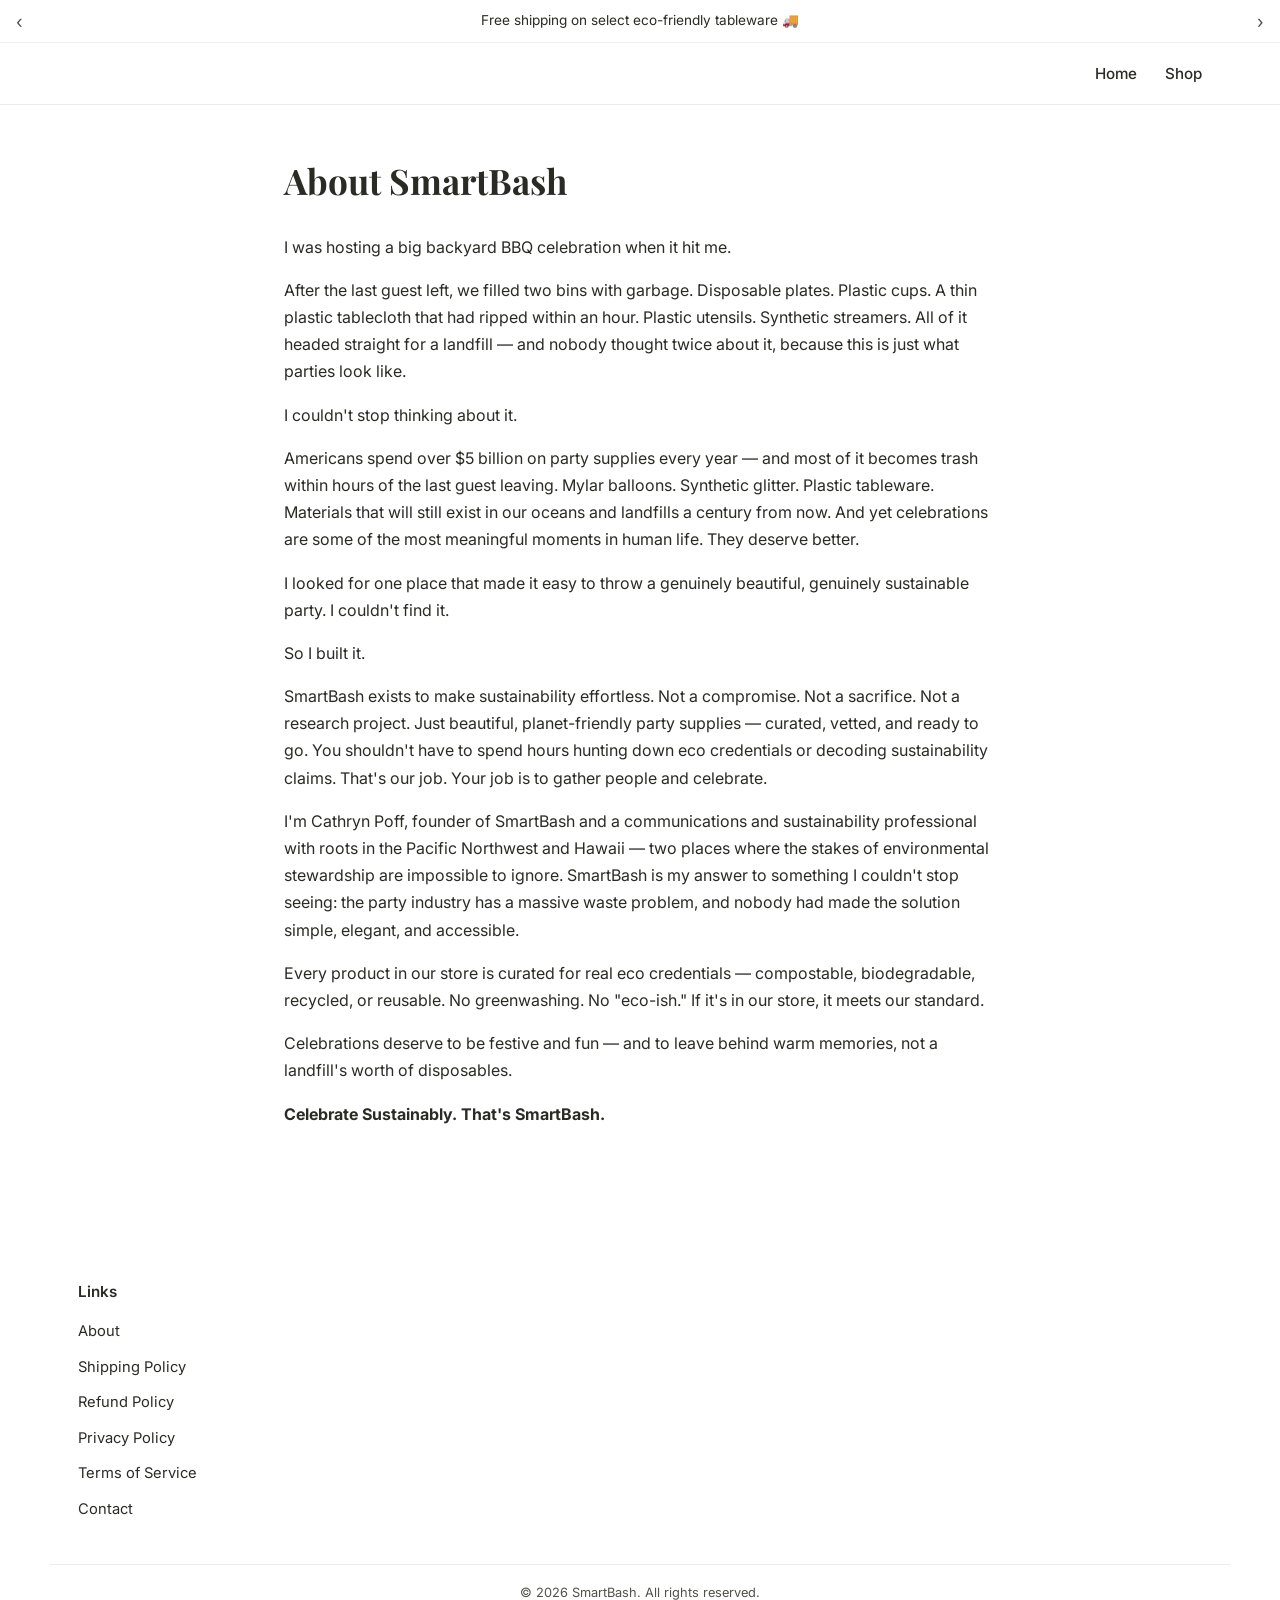
<file: about.html>
<!DOCTYPE html>
<html lang="en">
<head>
<meta charset="UTF-8">
<meta name="viewport" content="width=device-width, initial-scale=1.0">
<title>About — SmartBash</title>
<meta name="description" content="About SmartBash — why we exist and what we stand for.">
<link rel="preconnect" href="https://fonts.googleapis.com">
<link rel="preconnect" href="https://fonts.gstatic.com" crossorigin>
<link href="https://fonts.googleapis.com/css2?family=Playfair+Display:wght@400;500;600;700&family=Inter:wght@400;500;600;700&display=swap" rel="stylesheet">
<link rel="stylesheet" href="style.css">
<style>
.policy-wrap { max-width: 760px; margin: 0 auto; padding: 3rem 1.5rem 5rem; }
.policy-wrap h1 { font-family: 'Playfair Display', serif; font-size: 2.2rem; margin-bottom: 1.5rem; }
.policy-wrap h2 { font-family: 'Playfair Display', serif; font-size: 1.25rem; margin: 2rem 0 0.5rem; }
.policy-wrap p { line-height: 1.7; margin-bottom: 1rem; }
.policy-wrap a { color: inherit; text-decoration: underline; }
.contact-form { display: flex; flex-direction: column; gap: 0.75rem; max-width: 420px; margin-top: 1.5rem; }
.contact-form input, .contact-form textarea { padding: 0.7rem 0.9rem; border: 1px solid #d8d4cc; border-radius: 8px; font-family: inherit; font-size: 0.95rem; }
.contact-form button { padding: 0.7rem 0.9rem; border: none; border-radius: 8px; background: #1a3a0f; color: #fff; font-weight: 600; cursor: pointer; width: fit-content; }
</style>
</head>
<body>

<div class="announce-bar">
  <span class="arrow">&lsaquo;</span>
  <span>Free shipping on select eco-friendly tableware 🚚</span>
  <span class="arrow">&rsaquo;</span>
</div>

<nav>
  <div class="wrap">
    <a href="index.html" class="logo"></a>
    <ul class="nav-links">
      <li><a href="index.html">Home</a></li>
      <li><a href="category.html?cat=all">Shop</a></li>
    </ul>
  </div>
</nav>

<div class="wrap policy-wrap">

<h1>About SmartBash</h1>
<p>I was hosting a big backyard BBQ celebration when it hit me.</p>
<p>After the last guest left, we filled two bins with garbage. Disposable plates. Plastic cups. A thin plastic tablecloth that had ripped within an hour. Plastic utensils. Synthetic streamers. All of it headed straight for a landfill &mdash; and nobody thought twice about it, because this is just what parties look like.</p>
<p>I couldn't stop thinking about it.</p>
<p>Americans spend over $5 billion on party supplies every year &mdash; and most of it becomes trash within hours of the last guest leaving. Mylar balloons. Synthetic glitter. Plastic tableware. Materials that will still exist in our oceans and landfills a century from now. And yet celebrations are some of the most meaningful moments in human life. They deserve better.</p>
<p>I looked for one place that made it easy to throw a genuinely beautiful, genuinely sustainable party. I couldn't find it.</p>
<p>So I built it.</p>
<p>SmartBash exists to make sustainability effortless. Not a compromise. Not a sacrifice. Not a research project. Just beautiful, planet-friendly party supplies &mdash; curated, vetted, and ready to go. You shouldn't have to spend hours hunting down eco credentials or decoding sustainability claims. That's our job. Your job is to gather people and celebrate.</p>
<p>I'm Cathryn Poff, founder of SmartBash and a communications and sustainability professional with roots in the Pacific Northwest and Hawaii &mdash; two places where the stakes of environmental stewardship are impossible to ignore. SmartBash is my answer to something I couldn't stop seeing: the party industry has a massive waste problem, and nobody had made the solution simple, elegant, and accessible.</p>
<p>Every product in our store is curated for real eco credentials &mdash; compostable, biodegradable, recycled, or reusable. No greenwashing. No "eco-ish." If it's in our store, it meets our standard.</p>
<p>Celebrations deserve to be festive and fun &mdash; and to leave behind warm memories, not a landfill's worth of disposables.</p>
<p><strong>Celebrate Sustainably. That's SmartBash.</strong></p>

</div>

<footer id="contact">
  <div class="wrap footer-grid">
    <div class="footer-links">
      <h4>Links</h4>
      <ul>
        <li><a href="about.html">About</a></li>
        <li><a href="shipping-policy.html">Shipping Policy</a></li>
        <li><a href="refund-policy.html">Refund Policy</a></li>
        <li><a href="privacy-policy.html">Privacy Policy</a></li>
        <li><a href="terms-of-service.html">Terms of Service</a></li>
        <li><a href="contact.html">Contact</a></li>
      </ul>
    </div>
  </div>
  <div class="wrap footer-bottom">
    &copy; 2026 SmartBash. All rights reserved.
  </div>
</footer>

</body>
</html>
</file>
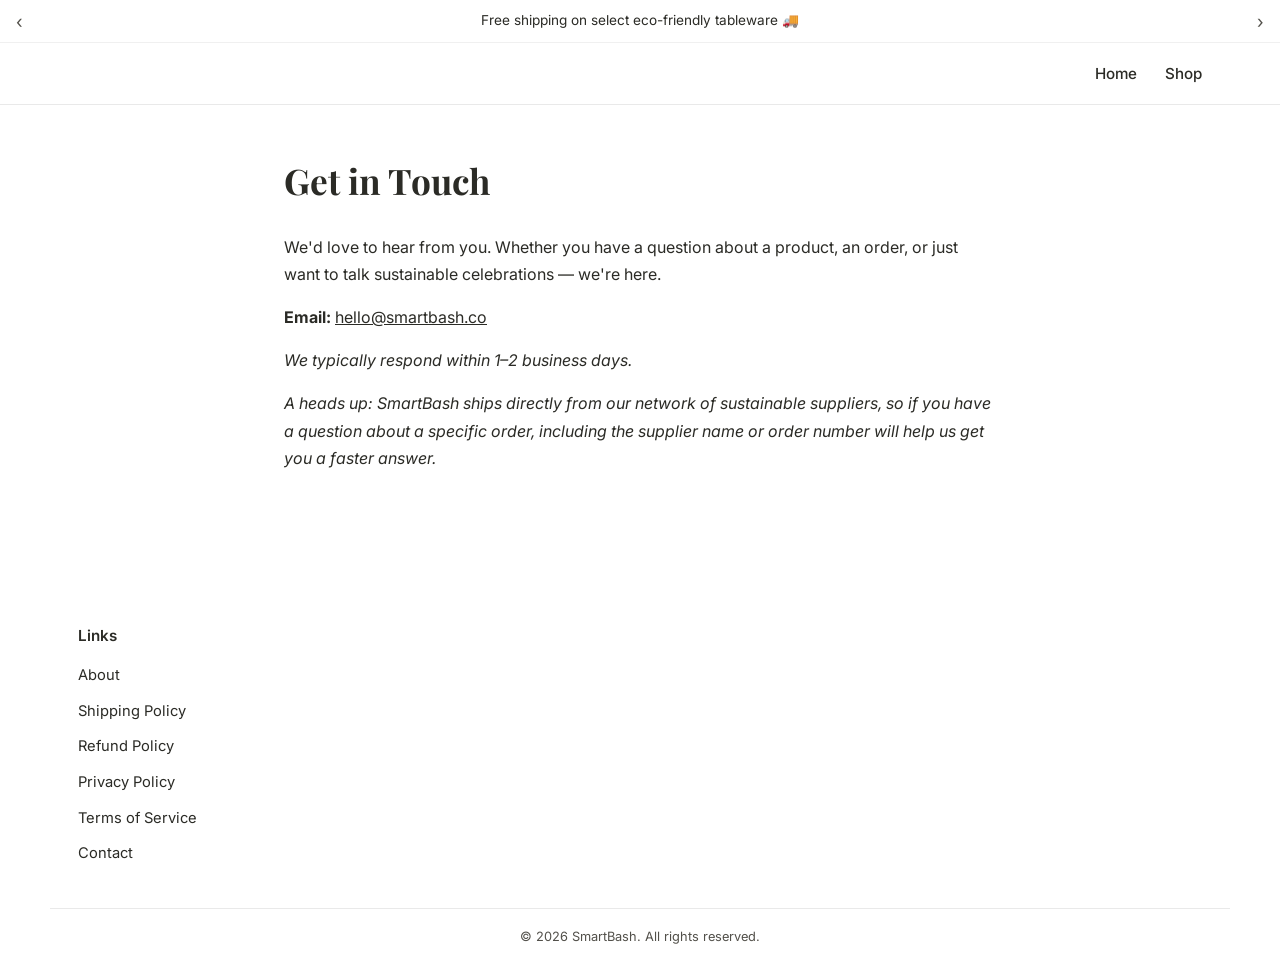
<file: contact.html>
<!DOCTYPE html>
<html lang="en">
<head>
<meta charset="UTF-8">
<meta name="viewport" content="width=device-width, initial-scale=1.0">
<title>Contact — SmartBash</title>
<meta name="description" content="Get in touch with the SmartBash team.">
<link rel="preconnect" href="https://fonts.googleapis.com">
<link rel="preconnect" href="https://fonts.gstatic.com" crossorigin>
<link href="https://fonts.googleapis.com/css2?family=Playfair+Display:wght@400;500;600;700&family=Inter:wght@400;500;600;700&display=swap" rel="stylesheet">
<link rel="stylesheet" href="style.css">
<style>
.policy-wrap { max-width: 760px; margin: 0 auto; padding: 3rem 1.5rem 5rem; }
.policy-wrap h1 { font-family: 'Playfair Display', serif; font-size: 2.2rem; margin-bottom: 1.5rem; }
.policy-wrap h2 { font-family: 'Playfair Display', serif; font-size: 1.25rem; margin: 2rem 0 0.5rem; }
.policy-wrap p { line-height: 1.7; margin-bottom: 1rem; }
.policy-wrap a { color: inherit; text-decoration: underline; }
.contact-form { display: flex; flex-direction: column; gap: 0.75rem; max-width: 420px; margin-top: 1.5rem; }
.contact-form input, .contact-form textarea { padding: 0.7rem 0.9rem; border: 1px solid #d8d4cc; border-radius: 8px; font-family: inherit; font-size: 0.95rem; }
.contact-form button { padding: 0.7rem 0.9rem; border: none; border-radius: 8px; background: #1a3a0f; color: #fff; font-weight: 600; cursor: pointer; width: fit-content; }
</style>
</head>
<body>

<div class="announce-bar">
  <span class="arrow">&lsaquo;</span>
  <span>Free shipping on select eco-friendly tableware 🚚</span>
  <span class="arrow">&rsaquo;</span>
</div>

<nav>
  <div class="wrap">
    <a href="index.html" class="logo"></a>
    <ul class="nav-links">
      <li><a href="index.html">Home</a></li>
      <li><a href="category.html?cat=all">Shop</a></li>
    </ul>
  </div>
</nav>

<div class="wrap policy-wrap">

<h1>Get in Touch</h1>
<p>We'd love to hear from you. Whether you have a question about a product, an order, or just want to talk sustainable celebrations &mdash; we're here.</p>
<p><strong>Email:</strong> <a href="mailto:hello@smartbash.co">hello@smartbash.co</a></p>
<p><em>We typically respond within 1&ndash;2 business days.</em></p>
<p><em>A heads up: SmartBash ships directly from our network of sustainable suppliers, so if you have a question about a specific order, including the supplier name or order number will help us get you a faster answer.</em></p>

</div>

<footer id="contact">
  <div class="wrap footer-grid">
    <div class="footer-links">
      <h4>Links</h4>
      <ul>
        <li><a href="about.html">About</a></li>
        <li><a href="shipping-policy.html">Shipping Policy</a></li>
        <li><a href="refund-policy.html">Refund Policy</a></li>
        <li><a href="privacy-policy.html">Privacy Policy</a></li>
        <li><a href="terms-of-service.html">Terms of Service</a></li>
        <li><a href="contact.html">Contact</a></li>
      </ul>
    </div>
  </div>
  <div class="wrap footer-bottom">
    &copy; 2026 SmartBash. All rights reserved.
  </div>
</footer>

</body>
</html>
</file>
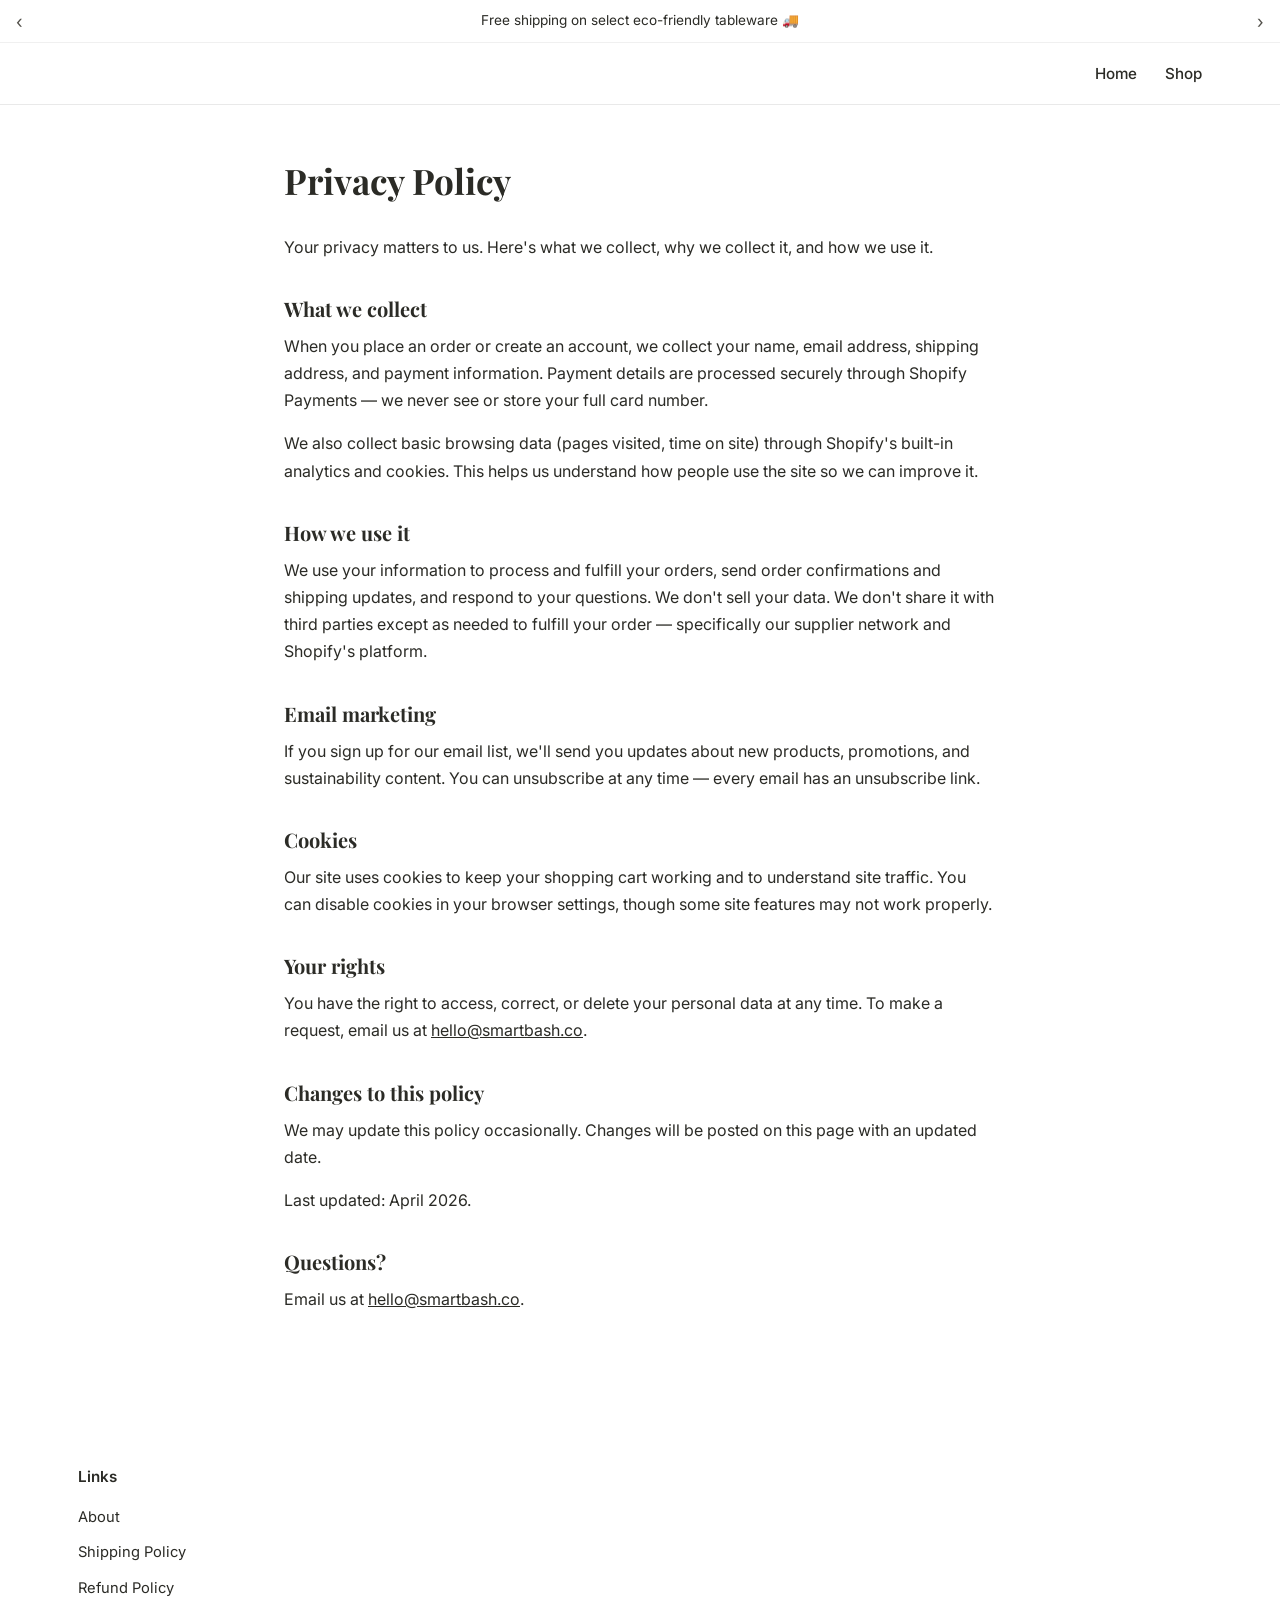
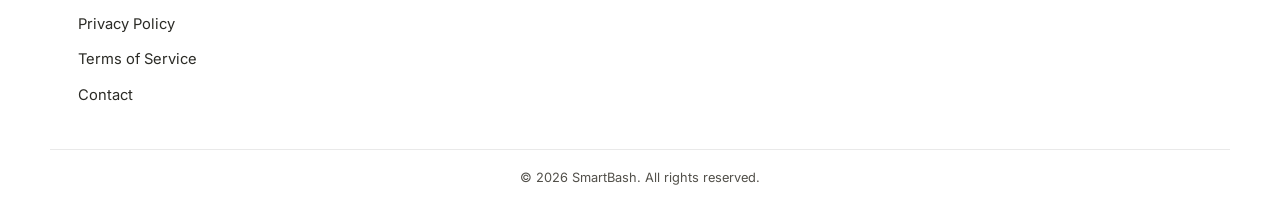
<file: privacy-policy.html>
<!DOCTYPE html>
<html lang="en">
<head>
<meta charset="UTF-8">
<meta name="viewport" content="width=device-width, initial-scale=1.0">
<title>Privacy Policy — SmartBash</title>
<meta name="description" content="SmartBash privacy policy — what we collect and how we use it.">
<link rel="preconnect" href="https://fonts.googleapis.com">
<link rel="preconnect" href="https://fonts.gstatic.com" crossorigin>
<link href="https://fonts.googleapis.com/css2?family=Playfair+Display:wght@400;500;600;700&family=Inter:wght@400;500;600;700&display=swap" rel="stylesheet">
<link rel="stylesheet" href="style.css">
<style>
.policy-wrap { max-width: 760px; margin: 0 auto; padding: 3rem 1.5rem 5rem; }
.policy-wrap h1 { font-family: 'Playfair Display', serif; font-size: 2.2rem; margin-bottom: 1.5rem; }
.policy-wrap h2 { font-family: 'Playfair Display', serif; font-size: 1.25rem; margin: 2rem 0 0.5rem; }
.policy-wrap p { line-height: 1.7; margin-bottom: 1rem; }
.policy-wrap a { color: inherit; text-decoration: underline; }
.contact-form { display: flex; flex-direction: column; gap: 0.75rem; max-width: 420px; margin-top: 1.5rem; }
.contact-form input, .contact-form textarea { padding: 0.7rem 0.9rem; border: 1px solid #d8d4cc; border-radius: 8px; font-family: inherit; font-size: 0.95rem; }
.contact-form button { padding: 0.7rem 0.9rem; border: none; border-radius: 8px; background: #1a3a0f; color: #fff; font-weight: 600; cursor: pointer; width: fit-content; }
</style>
</head>
<body>

<div class="announce-bar">
  <span class="arrow">&lsaquo;</span>
  <span>Free shipping on select eco-friendly tableware 🚚</span>
  <span class="arrow">&rsaquo;</span>
</div>

<nav>
  <div class="wrap">
    <a href="index.html" class="logo"></a>
    <ul class="nav-links">
      <li><a href="index.html">Home</a></li>
      <li><a href="category.html?cat=all">Shop</a></li>
    </ul>
  </div>
</nav>

<div class="wrap policy-wrap">

<h1>Privacy Policy</h1>
<p>Your privacy matters to us. Here's what we collect, why we collect it, and how we use it.</p>
<h2>What we collect</h2>
<p>When you place an order or create an account, we collect your name, email address, shipping address, and payment information. Payment details are processed securely through Shopify Payments &mdash; we never see or store your full card number.</p>
<p>We also collect basic browsing data (pages visited, time on site) through Shopify's built-in analytics and cookies. This helps us understand how people use the site so we can improve it.</p>
<h2>How we use it</h2>
<p>We use your information to process and fulfill your orders, send order confirmations and shipping updates, and respond to your questions. We don't sell your data. We don't share it with third parties except as needed to fulfill your order &mdash; specifically our supplier network and Shopify's platform.</p>
<h2>Email marketing</h2>
<p>If you sign up for our email list, we'll send you updates about new products, promotions, and sustainability content. You can unsubscribe at any time &mdash; every email has an unsubscribe link.</p>
<h2>Cookies</h2>
<p>Our site uses cookies to keep your shopping cart working and to understand site traffic. You can disable cookies in your browser settings, though some site features may not work properly.</p>
<h2>Your rights</h2>
<p>You have the right to access, correct, or delete your personal data at any time. To make a request, email us at <a href="mailto:hello@smartbash.co">hello@smartbash.co</a>.</p>
<h2>Changes to this policy</h2>
<p>We may update this policy occasionally. Changes will be posted on this page with an updated date.</p>
<p>Last updated: April 2026.</p>
<h2>Questions?</h2>
<p>Email us at <a href="mailto:hello@smartbash.co">hello@smartbash.co</a>.</p>

</div>

<footer id="contact">
  <div class="wrap footer-grid">
    <div class="footer-links">
      <h4>Links</h4>
      <ul>
        <li><a href="about.html">About</a></li>
        <li><a href="shipping-policy.html">Shipping Policy</a></li>
        <li><a href="refund-policy.html">Refund Policy</a></li>
        <li><a href="privacy-policy.html">Privacy Policy</a></li>
        <li><a href="terms-of-service.html">Terms of Service</a></li>
        <li><a href="contact.html">Contact</a></li>
      </ul>
    </div>
  </div>
  <div class="wrap footer-bottom">
    &copy; 2026 SmartBash. All rights reserved.
  </div>
</footer>

</body>
</html>
</file>
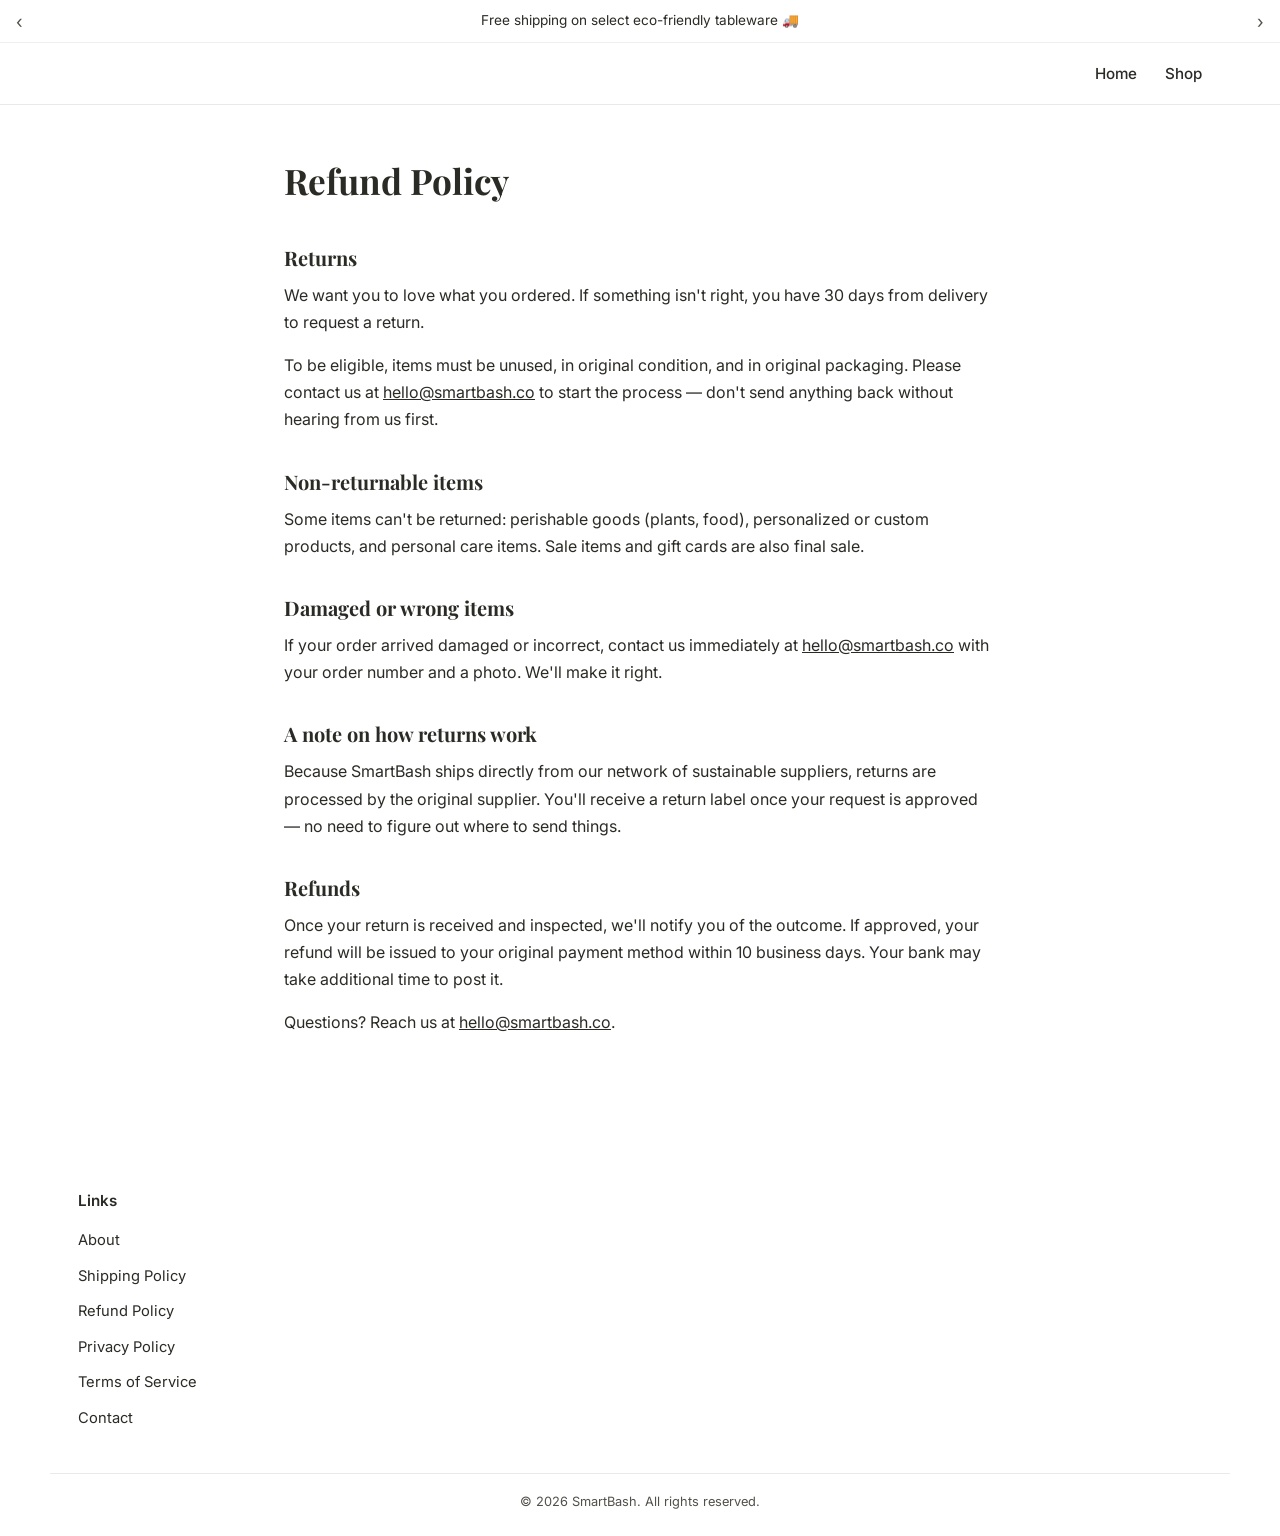
<file: refund-policy.html>
<!DOCTYPE html>
<html lang="en">
<head>
<meta charset="UTF-8">
<meta name="viewport" content="width=device-width, initial-scale=1.0">
<title>Refund Policy — SmartBash</title>
<meta name="description" content="SmartBash refund and returns policy.">
<link rel="preconnect" href="https://fonts.googleapis.com">
<link rel="preconnect" href="https://fonts.gstatic.com" crossorigin>
<link href="https://fonts.googleapis.com/css2?family=Playfair+Display:wght@400;500;600;700&family=Inter:wght@400;500;600;700&display=swap" rel="stylesheet">
<link rel="stylesheet" href="style.css">
<style>
.policy-wrap { max-width: 760px; margin: 0 auto; padding: 3rem 1.5rem 5rem; }
.policy-wrap h1 { font-family: 'Playfair Display', serif; font-size: 2.2rem; margin-bottom: 1.5rem; }
.policy-wrap h2 { font-family: 'Playfair Display', serif; font-size: 1.25rem; margin: 2rem 0 0.5rem; }
.policy-wrap p { line-height: 1.7; margin-bottom: 1rem; }
.policy-wrap a { color: inherit; text-decoration: underline; }
.contact-form { display: flex; flex-direction: column; gap: 0.75rem; max-width: 420px; margin-top: 1.5rem; }
.contact-form input, .contact-form textarea { padding: 0.7rem 0.9rem; border: 1px solid #d8d4cc; border-radius: 8px; font-family: inherit; font-size: 0.95rem; }
.contact-form button { padding: 0.7rem 0.9rem; border: none; border-radius: 8px; background: #1a3a0f; color: #fff; font-weight: 600; cursor: pointer; width: fit-content; }
</style>
</head>
<body>

<div class="announce-bar">
  <span class="arrow">&lsaquo;</span>
  <span>Free shipping on select eco-friendly tableware 🚚</span>
  <span class="arrow">&rsaquo;</span>
</div>

<nav>
  <div class="wrap">
    <a href="index.html" class="logo"></a>
    <ul class="nav-links">
      <li><a href="index.html">Home</a></li>
      <li><a href="category.html?cat=all">Shop</a></li>
    </ul>
  </div>
</nav>

<div class="wrap policy-wrap">

<h1>Refund Policy</h1>
<h2>Returns</h2>
<p>We want you to love what you ordered. If something isn't right, you have 30 days from delivery to request a return.</p>
<p>To be eligible, items must be unused, in original condition, and in original packaging. Please contact us at <a href="mailto:hello@smartbash.co">hello@smartbash.co</a> to start the process &mdash; don't send anything back without hearing from us first.</p>
<h2>Non-returnable items</h2>
<p>Some items can't be returned: perishable goods (plants, food), personalized or custom products, and personal care items. Sale items and gift cards are also final sale.</p>
<h2>Damaged or wrong items</h2>
<p>If your order arrived damaged or incorrect, contact us immediately at <a href="mailto:hello@smartbash.co">hello@smartbash.co</a> with your order number and a photo. We'll make it right.</p>
<h2>A note on how returns work</h2>
<p>Because SmartBash ships directly from our network of sustainable suppliers, returns are processed by the original supplier. You'll receive a return label once your request is approved &mdash; no need to figure out where to send things.</p>
<h2>Refunds</h2>
<p>Once your return is received and inspected, we'll notify you of the outcome. If approved, your refund will be issued to your original payment method within 10 business days. Your bank may take additional time to post it.</p>
<p>Questions? Reach us at <a href="mailto:hello@smartbash.co">hello@smartbash.co</a>.</p>

</div>

<footer id="contact">
  <div class="wrap footer-grid">
    <div class="footer-links">
      <h4>Links</h4>
      <ul>
        <li><a href="about.html">About</a></li>
        <li><a href="shipping-policy.html">Shipping Policy</a></li>
        <li><a href="refund-policy.html">Refund Policy</a></li>
        <li><a href="privacy-policy.html">Privacy Policy</a></li>
        <li><a href="terms-of-service.html">Terms of Service</a></li>
        <li><a href="contact.html">Contact</a></li>
      </ul>
    </div>
  </div>
  <div class="wrap footer-bottom">
    &copy; 2026 SmartBash. All rights reserved.
  </div>
</footer>

</body>
</html>
</file>
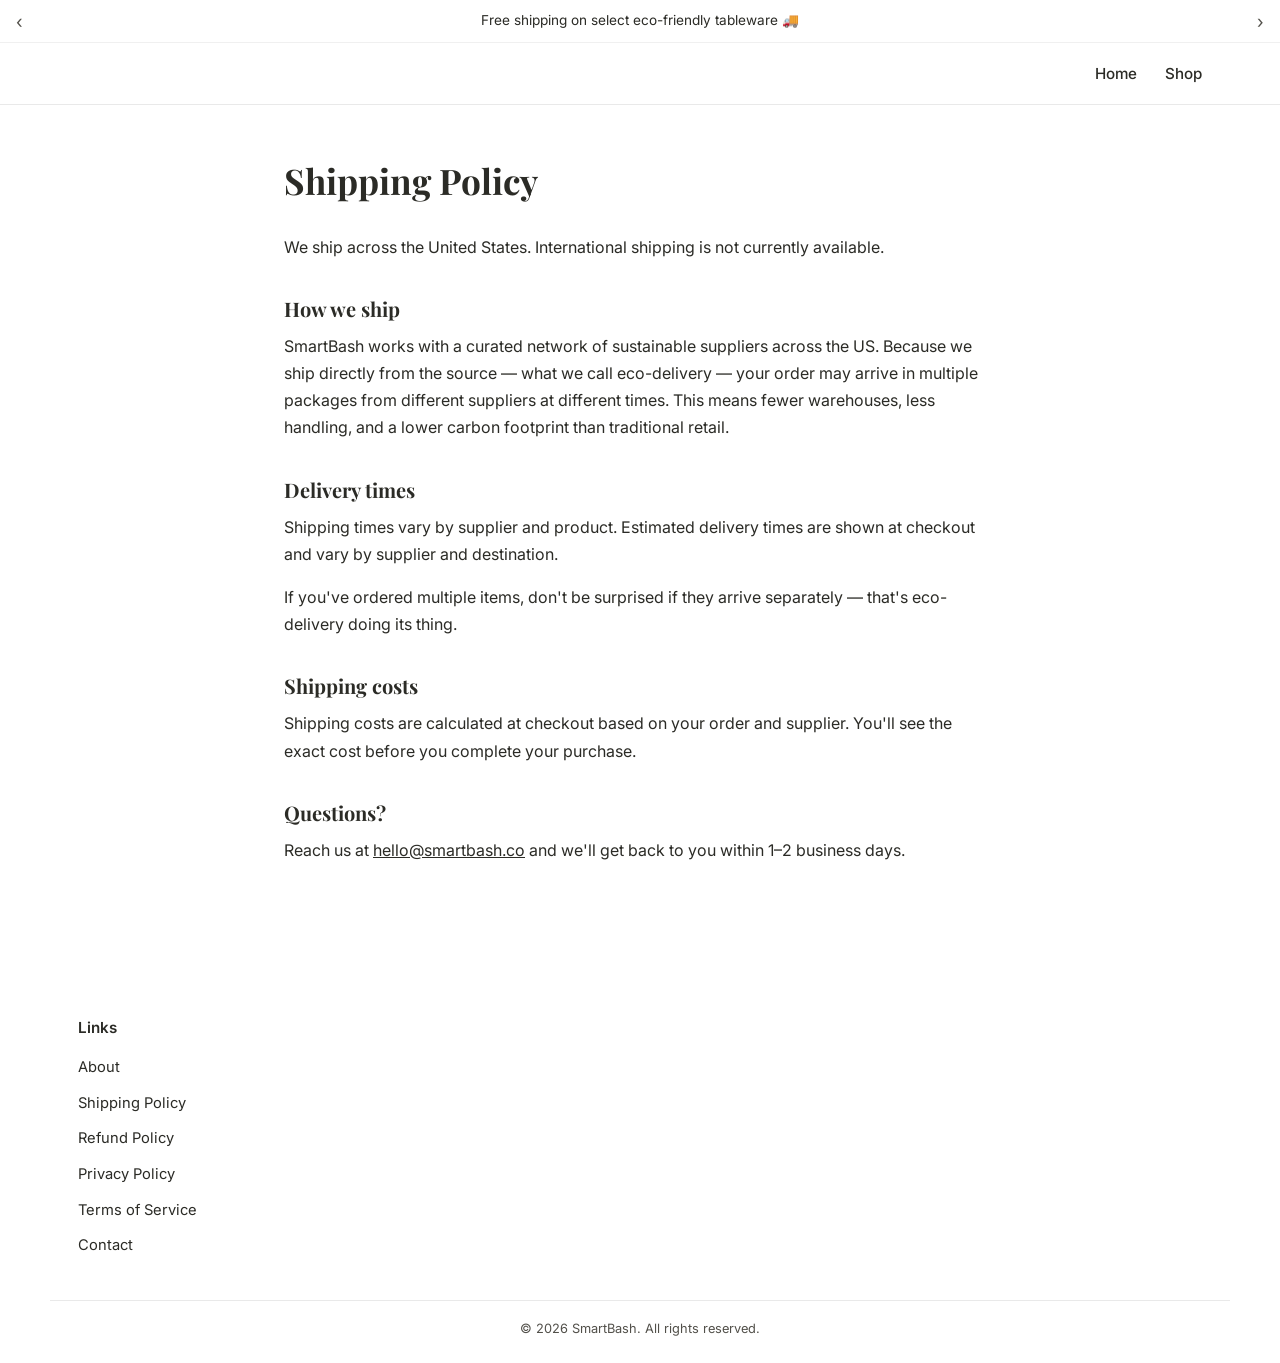
<file: shipping-policy.html>
<!DOCTYPE html>
<html lang="en">
<head>
<meta charset="UTF-8">
<meta name="viewport" content="width=device-width, initial-scale=1.0">
<title>Shipping Policy — SmartBash</title>
<meta name="description" content="SmartBash shipping policy — how and when your order ships.">
<link rel="preconnect" href="https://fonts.googleapis.com">
<link rel="preconnect" href="https://fonts.gstatic.com" crossorigin>
<link href="https://fonts.googleapis.com/css2?family=Playfair+Display:wght@400;500;600;700&family=Inter:wght@400;500;600;700&display=swap" rel="stylesheet">
<link rel="stylesheet" href="style.css">
<style>
.policy-wrap { max-width: 760px; margin: 0 auto; padding: 3rem 1.5rem 5rem; }
.policy-wrap h1 { font-family: 'Playfair Display', serif; font-size: 2.2rem; margin-bottom: 1.5rem; }
.policy-wrap h2 { font-family: 'Playfair Display', serif; font-size: 1.25rem; margin: 2rem 0 0.5rem; }
.policy-wrap p { line-height: 1.7; margin-bottom: 1rem; }
.policy-wrap a { color: inherit; text-decoration: underline; }
.contact-form { display: flex; flex-direction: column; gap: 0.75rem; max-width: 420px; margin-top: 1.5rem; }
.contact-form input, .contact-form textarea { padding: 0.7rem 0.9rem; border: 1px solid #d8d4cc; border-radius: 8px; font-family: inherit; font-size: 0.95rem; }
.contact-form button { padding: 0.7rem 0.9rem; border: none; border-radius: 8px; background: #1a3a0f; color: #fff; font-weight: 600; cursor: pointer; width: fit-content; }
</style>
</head>
<body>

<div class="announce-bar">
  <span class="arrow">&lsaquo;</span>
  <span>Free shipping on select eco-friendly tableware 🚚</span>
  <span class="arrow">&rsaquo;</span>
</div>

<nav>
  <div class="wrap">
    <a href="index.html" class="logo"></a>
    <ul class="nav-links">
      <li><a href="index.html">Home</a></li>
      <li><a href="category.html?cat=all">Shop</a></li>
    </ul>
  </div>
</nav>

<div class="wrap policy-wrap">

<h1>Shipping Policy</h1>
<p>We ship across the United States. International shipping is not currently available.</p>
<h2>How we ship</h2>
<p>SmartBash works with a curated network of sustainable suppliers across the US. Because we ship directly from the source &mdash; what we call eco-delivery &mdash; your order may arrive in multiple packages from different suppliers at different times. This means fewer warehouses, less handling, and a lower carbon footprint than traditional retail.</p>
<h2>Delivery times</h2>
<p>Shipping times vary by supplier and product. Estimated delivery times are shown at checkout and vary by supplier and destination.</p>
<p>If you've ordered multiple items, don't be surprised if they arrive separately &mdash; that's eco-delivery doing its thing.</p>
<h2>Shipping costs</h2>
<p>Shipping costs are calculated at checkout based on your order and supplier. You'll see the exact cost before you complete your purchase.</p>
<h2>Questions?</h2>
<p>Reach us at <a href="mailto:hello@smartbash.co">hello@smartbash.co</a> and we'll get back to you within 1&ndash;2 business days.</p>

</div>

<footer id="contact">
  <div class="wrap footer-grid">
    <div class="footer-links">
      <h4>Links</h4>
      <ul>
        <li><a href="about.html">About</a></li>
        <li><a href="shipping-policy.html">Shipping Policy</a></li>
        <li><a href="refund-policy.html">Refund Policy</a></li>
        <li><a href="privacy-policy.html">Privacy Policy</a></li>
        <li><a href="terms-of-service.html">Terms of Service</a></li>
        <li><a href="contact.html">Contact</a></li>
      </ul>
    </div>
  </div>
  <div class="wrap footer-bottom">
    &copy; 2026 SmartBash. All rights reserved.
  </div>
</footer>

</body>
</html>
</file>
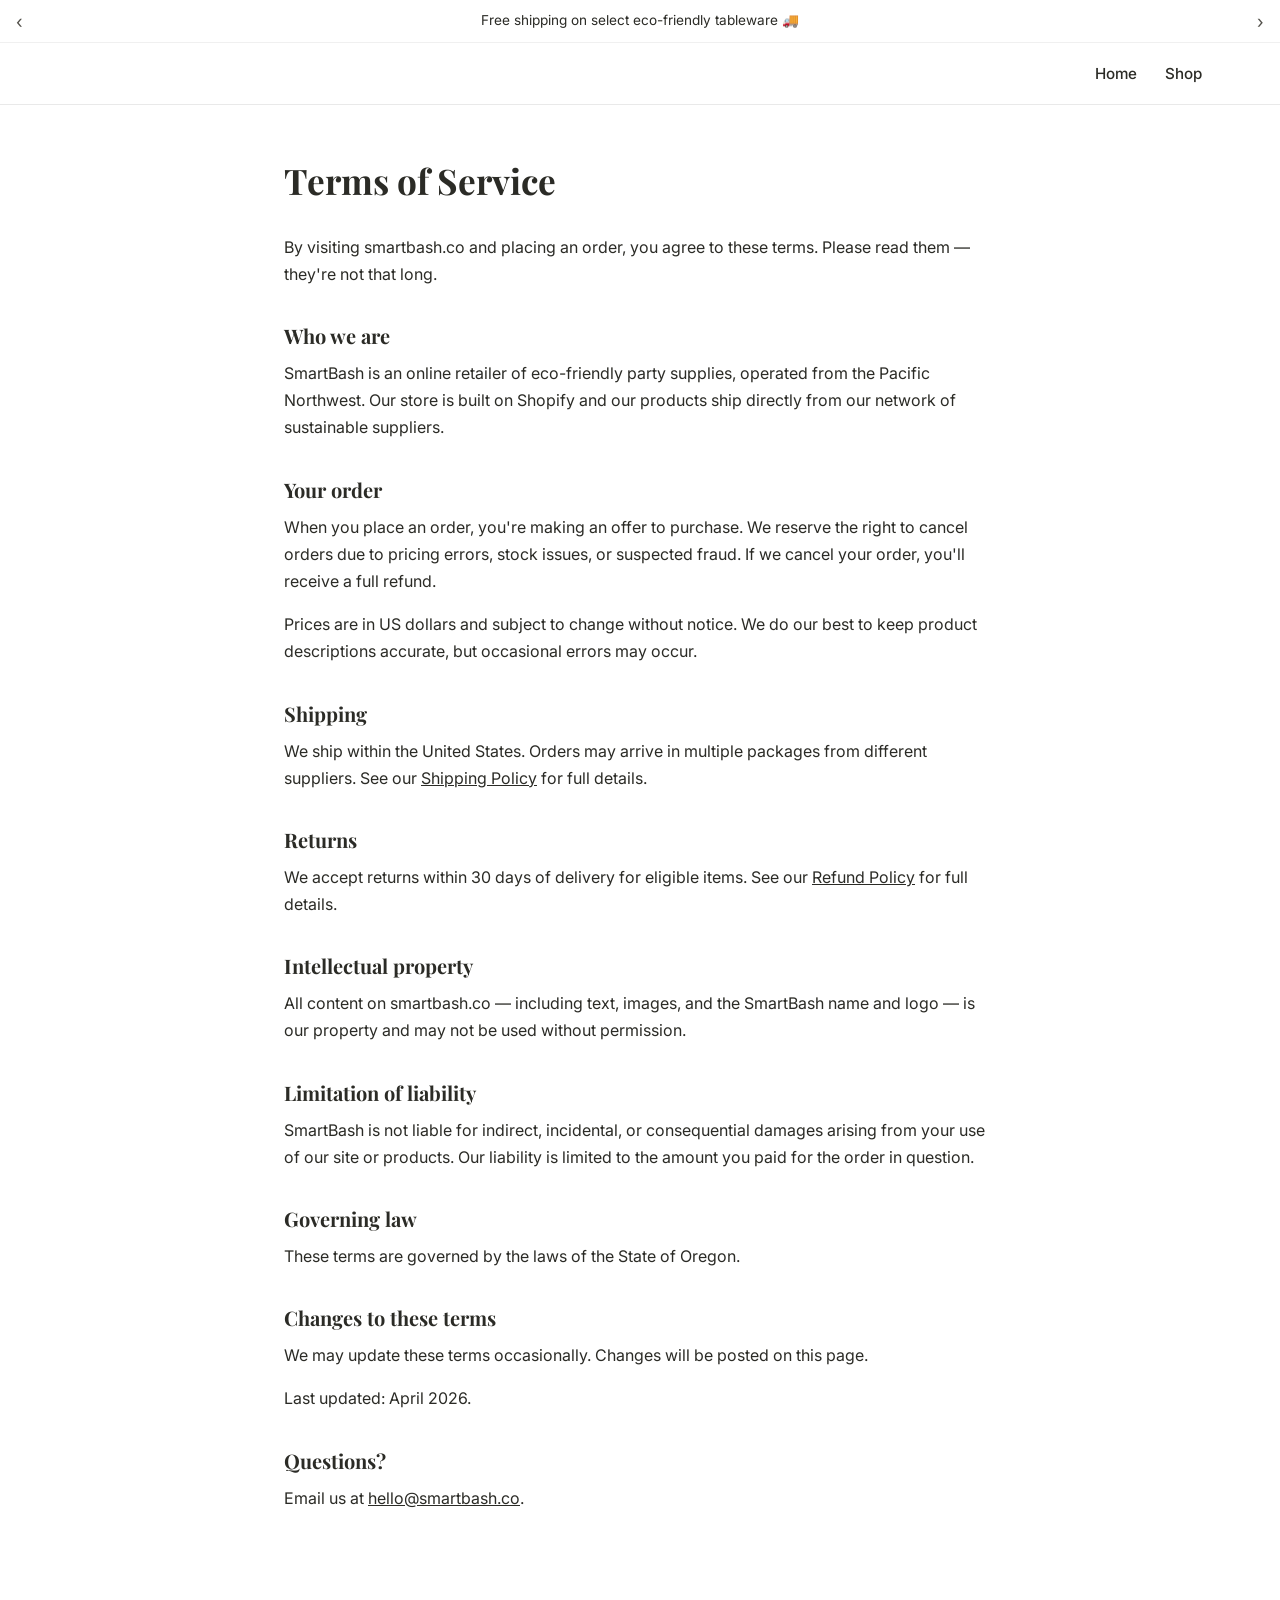
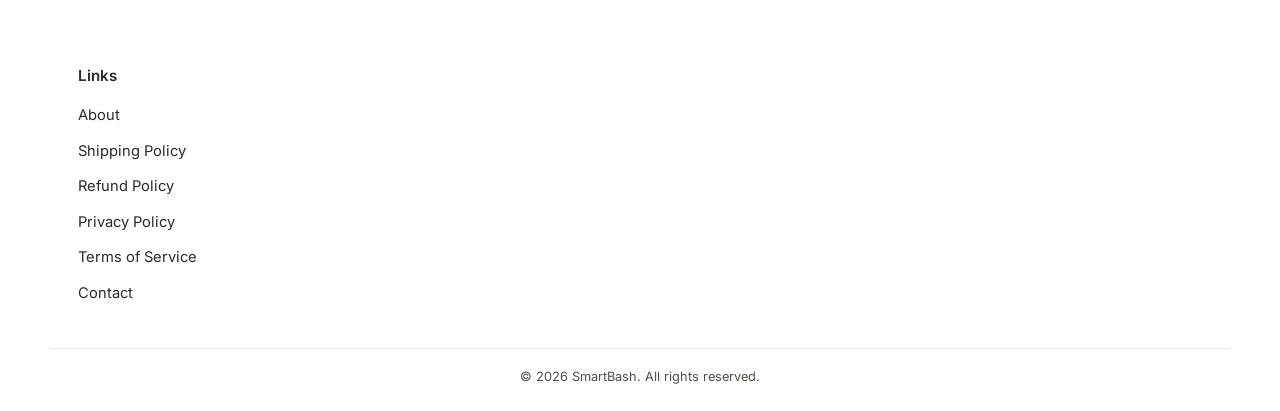
<file: terms-of-service.html>
<!DOCTYPE html>
<html lang="en">
<head>
<meta charset="UTF-8">
<meta name="viewport" content="width=device-width, initial-scale=1.0">
<title>Terms of Service — SmartBash</title>
<meta name="description" content="SmartBash terms of service.">
<link rel="preconnect" href="https://fonts.googleapis.com">
<link rel="preconnect" href="https://fonts.gstatic.com" crossorigin>
<link href="https://fonts.googleapis.com/css2?family=Playfair+Display:wght@400;500;600;700&family=Inter:wght@400;500;600;700&display=swap" rel="stylesheet">
<link rel="stylesheet" href="style.css">
<style>
.policy-wrap { max-width: 760px; margin: 0 auto; padding: 3rem 1.5rem 5rem; }
.policy-wrap h1 { font-family: 'Playfair Display', serif; font-size: 2.2rem; margin-bottom: 1.5rem; }
.policy-wrap h2 { font-family: 'Playfair Display', serif; font-size: 1.25rem; margin: 2rem 0 0.5rem; }
.policy-wrap p { line-height: 1.7; margin-bottom: 1rem; }
.policy-wrap a { color: inherit; text-decoration: underline; }
.contact-form { display: flex; flex-direction: column; gap: 0.75rem; max-width: 420px; margin-top: 1.5rem; }
.contact-form input, .contact-form textarea { padding: 0.7rem 0.9rem; border: 1px solid #d8d4cc; border-radius: 8px; font-family: inherit; font-size: 0.95rem; }
.contact-form button { padding: 0.7rem 0.9rem; border: none; border-radius: 8px; background: #1a3a0f; color: #fff; font-weight: 600; cursor: pointer; width: fit-content; }
</style>
</head>
<body>

<div class="announce-bar">
  <span class="arrow">&lsaquo;</span>
  <span>Free shipping on select eco-friendly tableware 🚚</span>
  <span class="arrow">&rsaquo;</span>
</div>

<nav>
  <div class="wrap">
    <a href="index.html" class="logo"></a>
    <ul class="nav-links">
      <li><a href="index.html">Home</a></li>
      <li><a href="category.html?cat=all">Shop</a></li>
    </ul>
  </div>
</nav>

<div class="wrap policy-wrap">

<h1>Terms of Service</h1>
<p>By visiting smartbash.co and placing an order, you agree to these terms. Please read them &mdash; they're not that long.</p>
<h2>Who we are</h2>
<p>SmartBash is an online retailer of eco-friendly party supplies, operated from the Pacific Northwest. Our store is built on Shopify and our products ship directly from our network of sustainable suppliers.</p>
<h2>Your order</h2>
<p>When you place an order, you're making an offer to purchase. We reserve the right to cancel orders due to pricing errors, stock issues, or suspected fraud. If we cancel your order, you'll receive a full refund.</p>
<p>Prices are in US dollars and subject to change without notice. We do our best to keep product descriptions accurate, but occasional errors may occur.</p>
<h2>Shipping</h2>
<p>We ship within the United States. Orders may arrive in multiple packages from different suppliers. See our <a href="shipping-policy.html">Shipping Policy</a> for full details.</p>
<h2>Returns</h2>
<p>We accept returns within 30 days of delivery for eligible items. See our <a href="refund-policy.html">Refund Policy</a> for full details.</p>
<h2>Intellectual property</h2>
<p>All content on smartbash.co &mdash; including text, images, and the SmartBash name and logo &mdash; is our property and may not be used without permission.</p>
<h2>Limitation of liability</h2>
<p>SmartBash is not liable for indirect, incidental, or consequential damages arising from your use of our site or products. Our liability is limited to the amount you paid for the order in question.</p>
<h2>Governing law</h2>
<p>These terms are governed by the laws of the State of Oregon.</p>
<h2>Changes to these terms</h2>
<p>We may update these terms occasionally. Changes will be posted on this page.</p>
<p>Last updated: April 2026.</p>
<h2>Questions?</h2>
<p>Email us at <a href="mailto:hello@smartbash.co">hello@smartbash.co</a>.</p>

</div>

<footer id="contact">
  <div class="wrap footer-grid">
    <div class="footer-links">
      <h4>Links</h4>
      <ul>
        <li><a href="about.html">About</a></li>
        <li><a href="shipping-policy.html">Shipping Policy</a></li>
        <li><a href="refund-policy.html">Refund Policy</a></li>
        <li><a href="privacy-policy.html">Privacy Policy</a></li>
        <li><a href="terms-of-service.html">Terms of Service</a></li>
        <li><a href="contact.html">Contact</a></li>
      </ul>
    </div>
  </div>
  <div class="wrap footer-bottom">
    &copy; 2026 SmartBash. All rights reserved.
  </div>
</footer>

</body>
</html>
</file>
